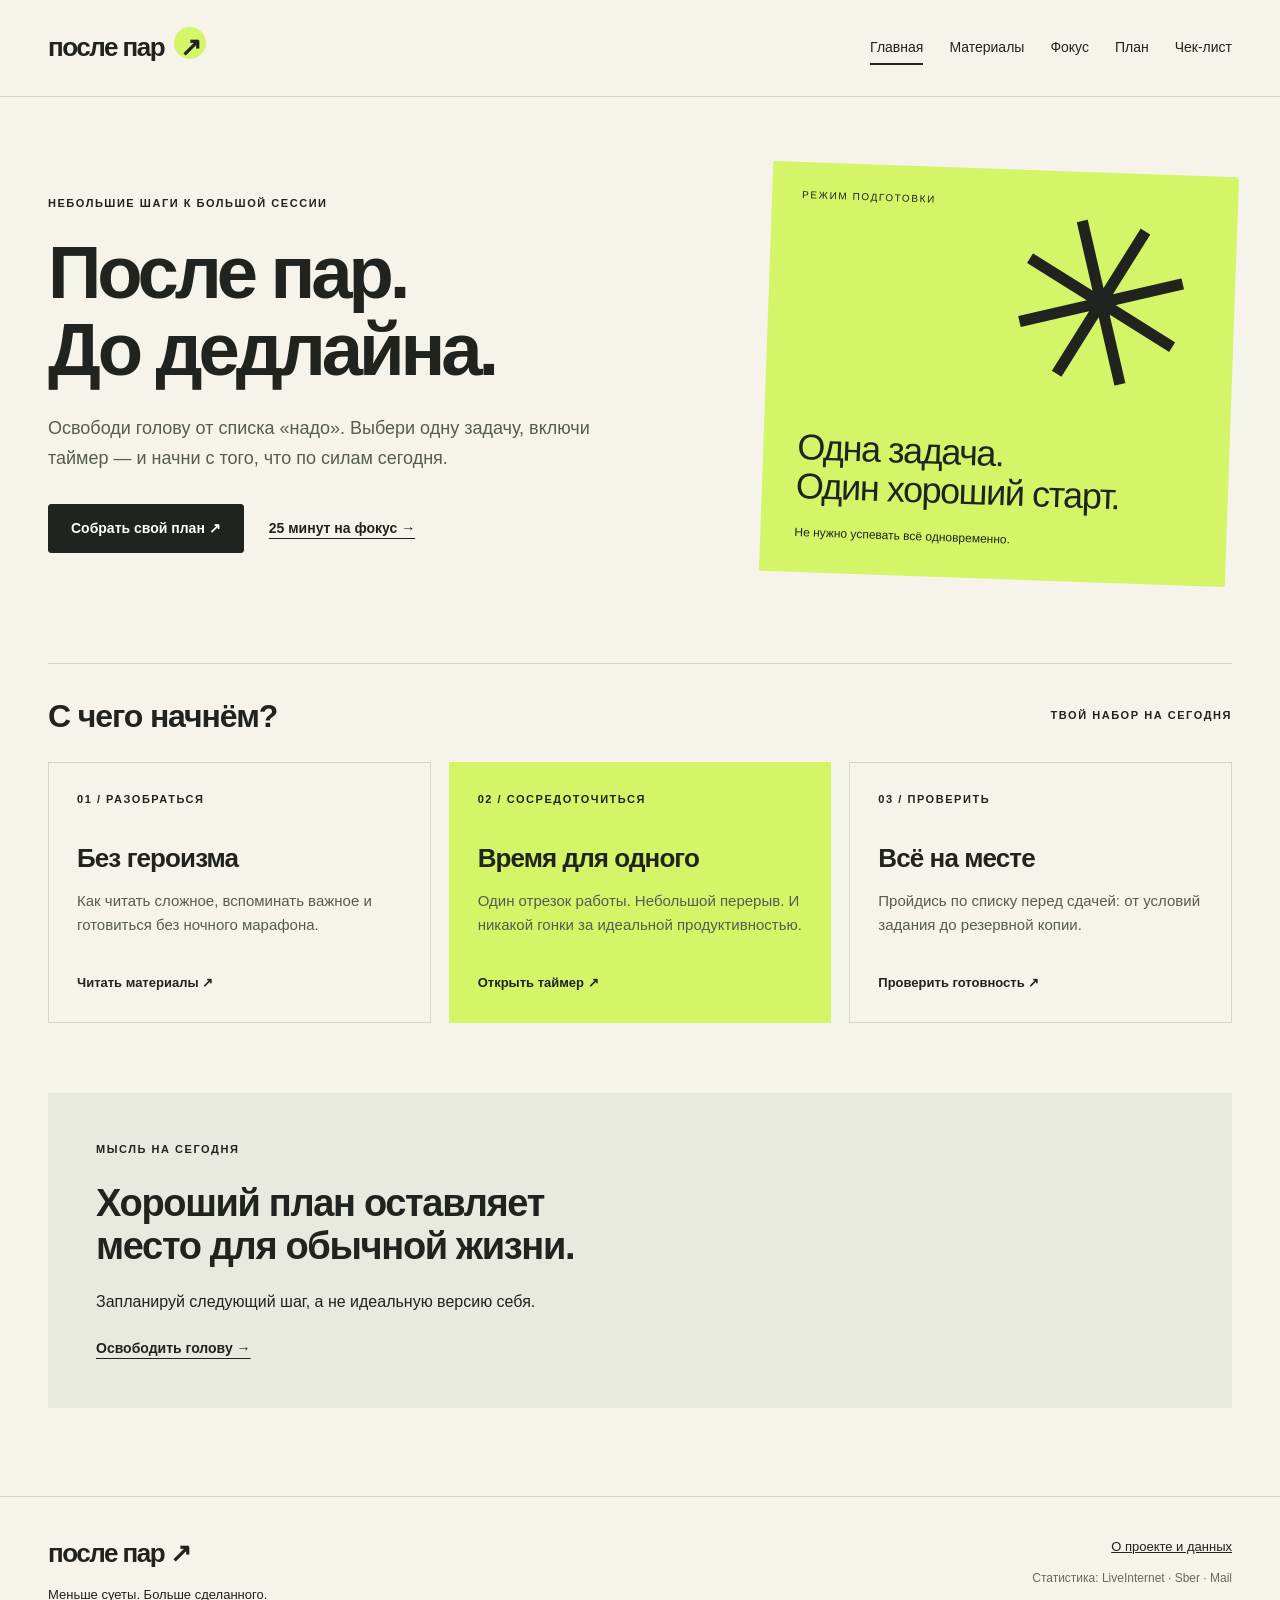
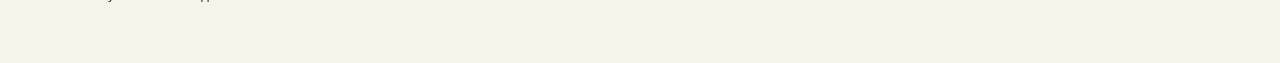
<file: index.html>
<!doctype html><html lang="ru"><head><meta charset="utf-8"><meta name="viewport" content="width=device-width,initial-scale=1"><meta name="description" content="После пар — спокойная подготовка к сессии: полезные материалы, таймер фокуса, личный план и чек-лист."><title>Учиться в своём ритме — После пар</title><link rel="stylesheet" href="assets/style.css"><script defer src="assets/analytics-config.js"></script><script defer src="assets/analytics.js"></script><script defer src="assets/app.js"></script></head><body><a class="skip" href="#main">К содержимому</a><header><a class="brand" href="index.html">после пар<span class="brand-dot" aria-hidden="true">↗</span></a><nav aria-label="Основная навигация"><a href="index.html" aria-current="page">Главная</a><a href="materials.html">Материалы</a><a href="timer.html">Фокус</a><a href="planner.html">План</a><a href="checklist.html">Чек-лист</a></nav></header><main id="main"><section class="hero"><div><p class="eyebrow">Небольшие шаги к большой сессии</p><h1>После пар.<br>До дедлайна.</h1><p class="lead">Освободи голову от списка «надо». Выбери одну задачу, включи таймер — и начни с того, что по силам сегодня.</p><div class="actions"><a class="button" href="planner.html">Собрать свой план ↗</a><a class="text-link" href="timer.html">25 минут на фокус →</a></div></div><div class="hero-art" aria-label="Одна задача за раз"><span class="art-label">РЕЖИМ ПОДГОТОВКИ</span><div class="orbit" aria-hidden="true">✳</div><p>Одна задача.<br>Один хороший старт.</p><span class="small">Не нужно успевать всё одновременно.</span></div></section><section class="section"><div class="section-heading"><h2>С чего начнём?</h2><span class="eyebrow">Твой набор на сегодня</span></div><div class="cards"><a class="card" href="materials.html"><span class="number">01 / РАЗОБРАТЬСЯ</span><h3>Без героизма</h3><p>Как читать сложное, вспоминать важное и готовиться без ночного марафона.</p><span class="arrow">Читать материалы ↗</span></a><a class="card lime" href="timer.html"><span class="number">02 / СОСРЕДОТОЧИТЬСЯ</span><h3>Время для одного</h3><p>Один отрезок работы. Небольшой перерыв. И никакой гонки за идеальной продуктивностью.</p><span class="arrow">Открыть таймер ↗</span></a><a class="card" href="checklist.html"><span class="number">03 / ПРОВЕРИТЬ</span><h3>Всё на месте</h3><p>Пройдись по списку перед сдачей: от условий задания до резервной копии.</p><span class="arrow">Проверить готовность ↗</span></a></div></section><section class="quote"><p class="eyebrow">Мысль на сегодня</p><h2>Хороший план оставляет<br>место для обычной жизни.</h2><p>Запланируй следующий шаг, а не идеальную версию себя.</p><a class="text-link" href="planner.html">Освободить голову →</a></section></main><footer><div><a class="brand" href="index.html">после пар ↗</a><p>Меньше суеты. Больше сделанного.</p></div><div><a href="about.html">О проекте и данных</a><p class="muted">Статистика: LiveInternet · Sber · Mail</p><div class="counter-slots"><span id="counter-liveinternet"><a href="https://www.liveinternet.ru/click" target="_blank" rel="noopener noreferrer"><img id="licnt17D0" width="88" height="31" style="border:0" title="LiveInternet: показано число просмотров и посетителей за 24 часа" src="[data-uri]" alt="LiveInternet"/></a></span><span id="counter-sberads"></span><span id="counter-mytracker"></span></div></div></footer><noscript><div style="position:absolute;left:-9999px"><img src="https://top-fwz1.mail.ru/counter?id=3804487;js=na" width="1" height="1" alt=""><img src="https://counter.rambler.ru/top100.cnt?pid=7753017" width="1" height="1" alt=""></div></noscript></body></html>
</file>
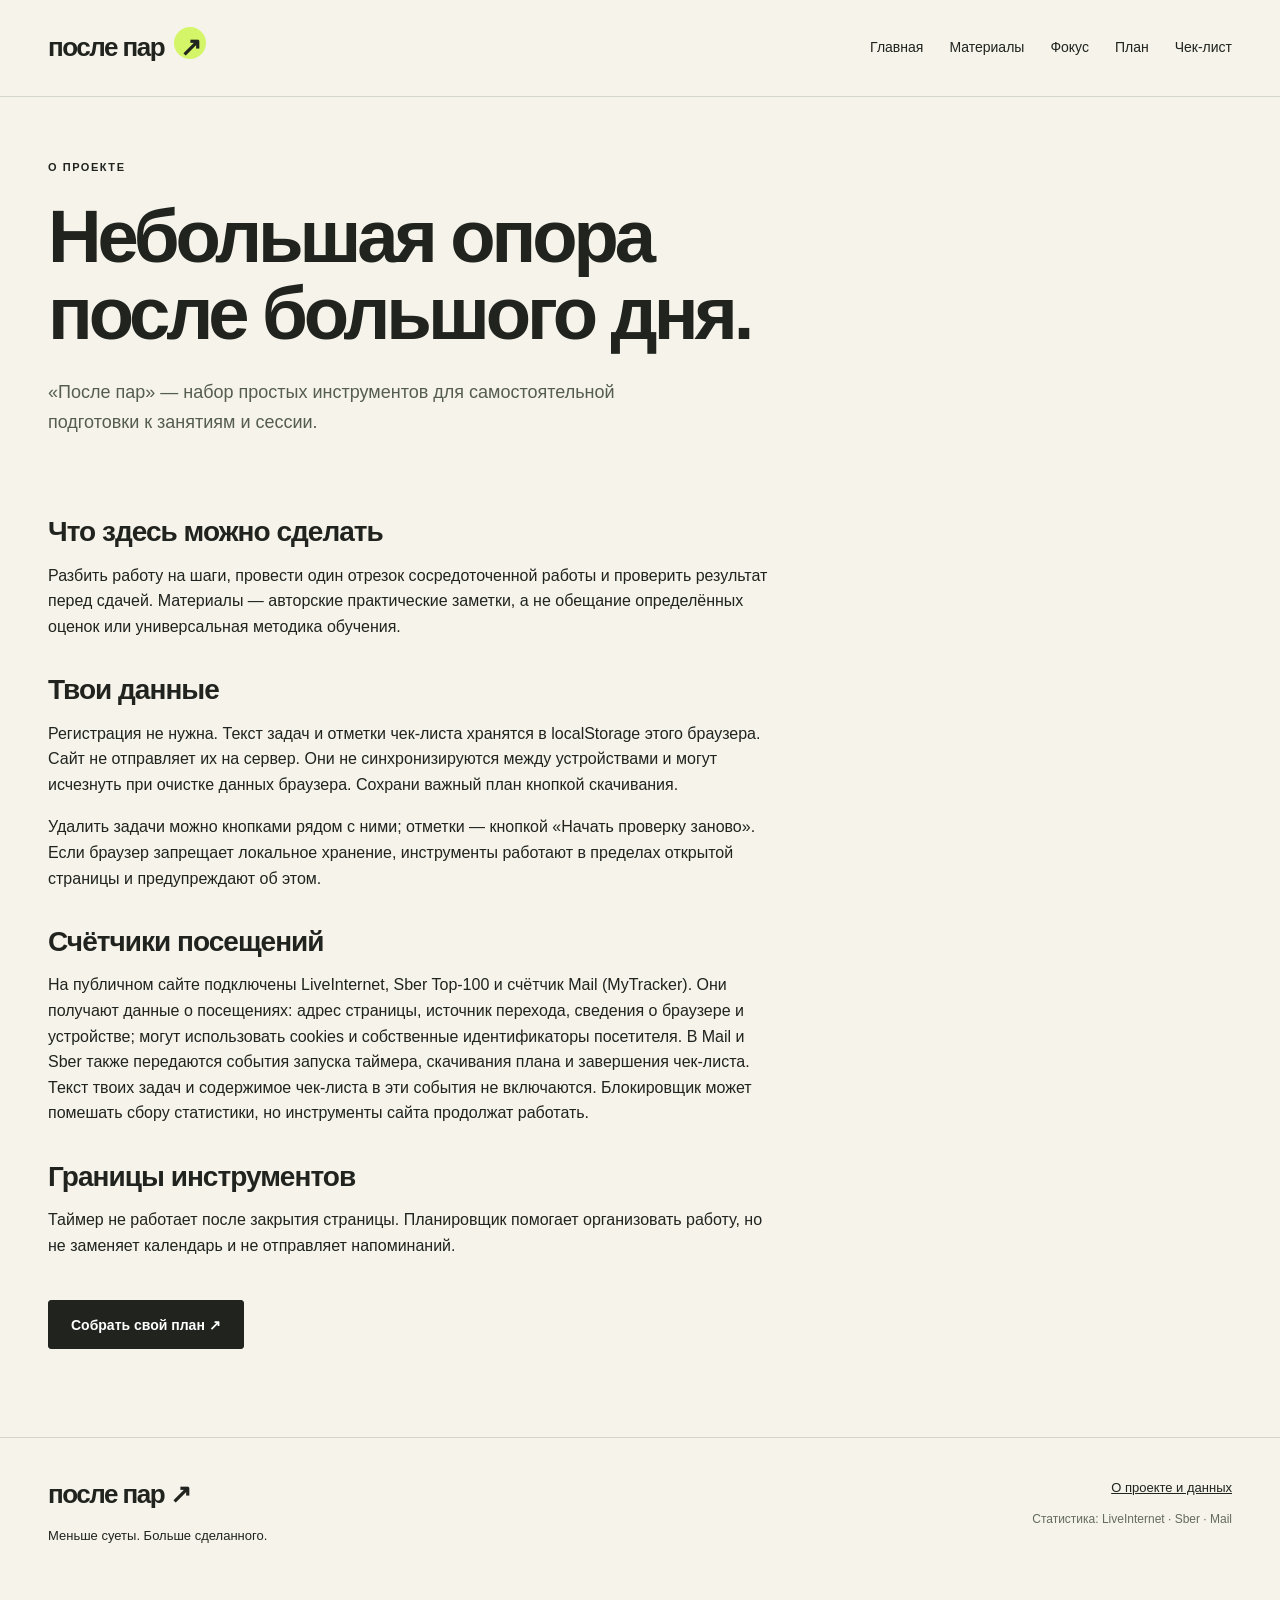
<file: about.html>
<!doctype html><html lang="ru"><head><meta charset="utf-8"><meta name="viewport" content="width=device-width,initial-scale=1"><meta name="description" content="После пар — спокойная подготовка к сессии: полезные материалы, таймер фокуса, личный план и чек-лист."><title>О проекте и данных — После пар</title><link rel="stylesheet" href="assets/style.css"><script defer src="assets/analytics-config.js"></script><script defer src="assets/analytics.js"></script><script defer src="assets/app.js"></script></head><body><a class="skip" href="#main">К содержимому</a><header><a class="brand" href="index.html">после пар<span class="brand-dot" aria-hidden="true">↗</span></a><nav aria-label="Основная навигация"><a href="index.html">Главная</a><a href="materials.html">Материалы</a><a href="timer.html">Фокус</a><a href="planner.html">План</a><a href="checklist.html">Чек-лист</a></nav></header><main id="main"><section class="intro"><p class="eyebrow">О ПРОЕКТЕ</p><h1>Небольшая опора<br>после большого дня.</h1><p class="lead">«После пар» — набор простых инструментов для самостоятельной подготовки к занятиям и сессии.</p></section><div class="prose"><h2>Что здесь можно сделать</h2><p>Разбить работу на шаги, провести один отрезок сосредоточенной работы и проверить результат перед сдачей. Материалы — авторские практические заметки, а не обещание определённых оценок или универсальная методика обучения.</p><h2>Твои данные</h2><p>Регистрация не нужна. Текст задач и отметки чек-листа хранятся в localStorage этого браузера. Сайт не отправляет их на сервер. Они не синхронизируются между устройствами и могут исчезнуть при очистке данных браузера. Сохрани важный план кнопкой скачивания.</p><p>Удалить задачи можно кнопками рядом с ними; отметки — кнопкой «Начать проверку заново». Если браузер запрещает локальное хранение, инструменты работают в пределах открытой страницы и предупреждают об этом.</p><h2>Счётчики посещений</h2><p>На публичном сайте подключены LiveInternet, Sber Top-100 и счётчик Mail (MyTracker). Они получают данные о посещениях: адрес страницы, источник перехода, сведения о браузере и устройстве; могут использовать cookies и собственные идентификаторы посетителя. В Mail и Sber также передаются события запуска таймера, скачивания плана и завершения чек-листа. Текст твоих задач и содержимое чек-листа в эти события не включаются. Блокировщик может помешать сбору статистики, но инструменты сайта продолжат работать.</p><h2>Границы инструментов</h2><p>Таймер не работает после закрытия страницы. Планировщик помогает организовать работу, но не заменяет календарь и не отправляет напоминаний.</p><a class="button" href="planner.html">Собрать свой план ↗</a></div></main><footer><div><a class="brand" href="index.html">после пар ↗</a><p>Меньше суеты. Больше сделанного.</p></div><div><a href="about.html">О проекте и данных</a><p class="muted">Статистика: LiveInternet · Sber · Mail</p><div class="counter-slots"><span id="counter-liveinternet"><a href="https://www.liveinternet.ru/click" target="_blank" rel="noopener noreferrer"><img id="licnt17D0" width="88" height="31" style="border:0" title="LiveInternet: показано число просмотров и посетителей за 24 часа" src="[data-uri]" alt="LiveInternet"/></a></span><span id="counter-sberads"></span><span id="counter-mytracker"></span></div></div></footer><noscript><div style="position:absolute;left:-9999px"><img src="https://top-fwz1.mail.ru/counter?id=3804487;js=na" width="1" height="1" alt=""><img src="https://counter.rambler.ru/top100.cnt?pid=7753017" width="1" height="1" alt=""></div></noscript></body></html>
</file>
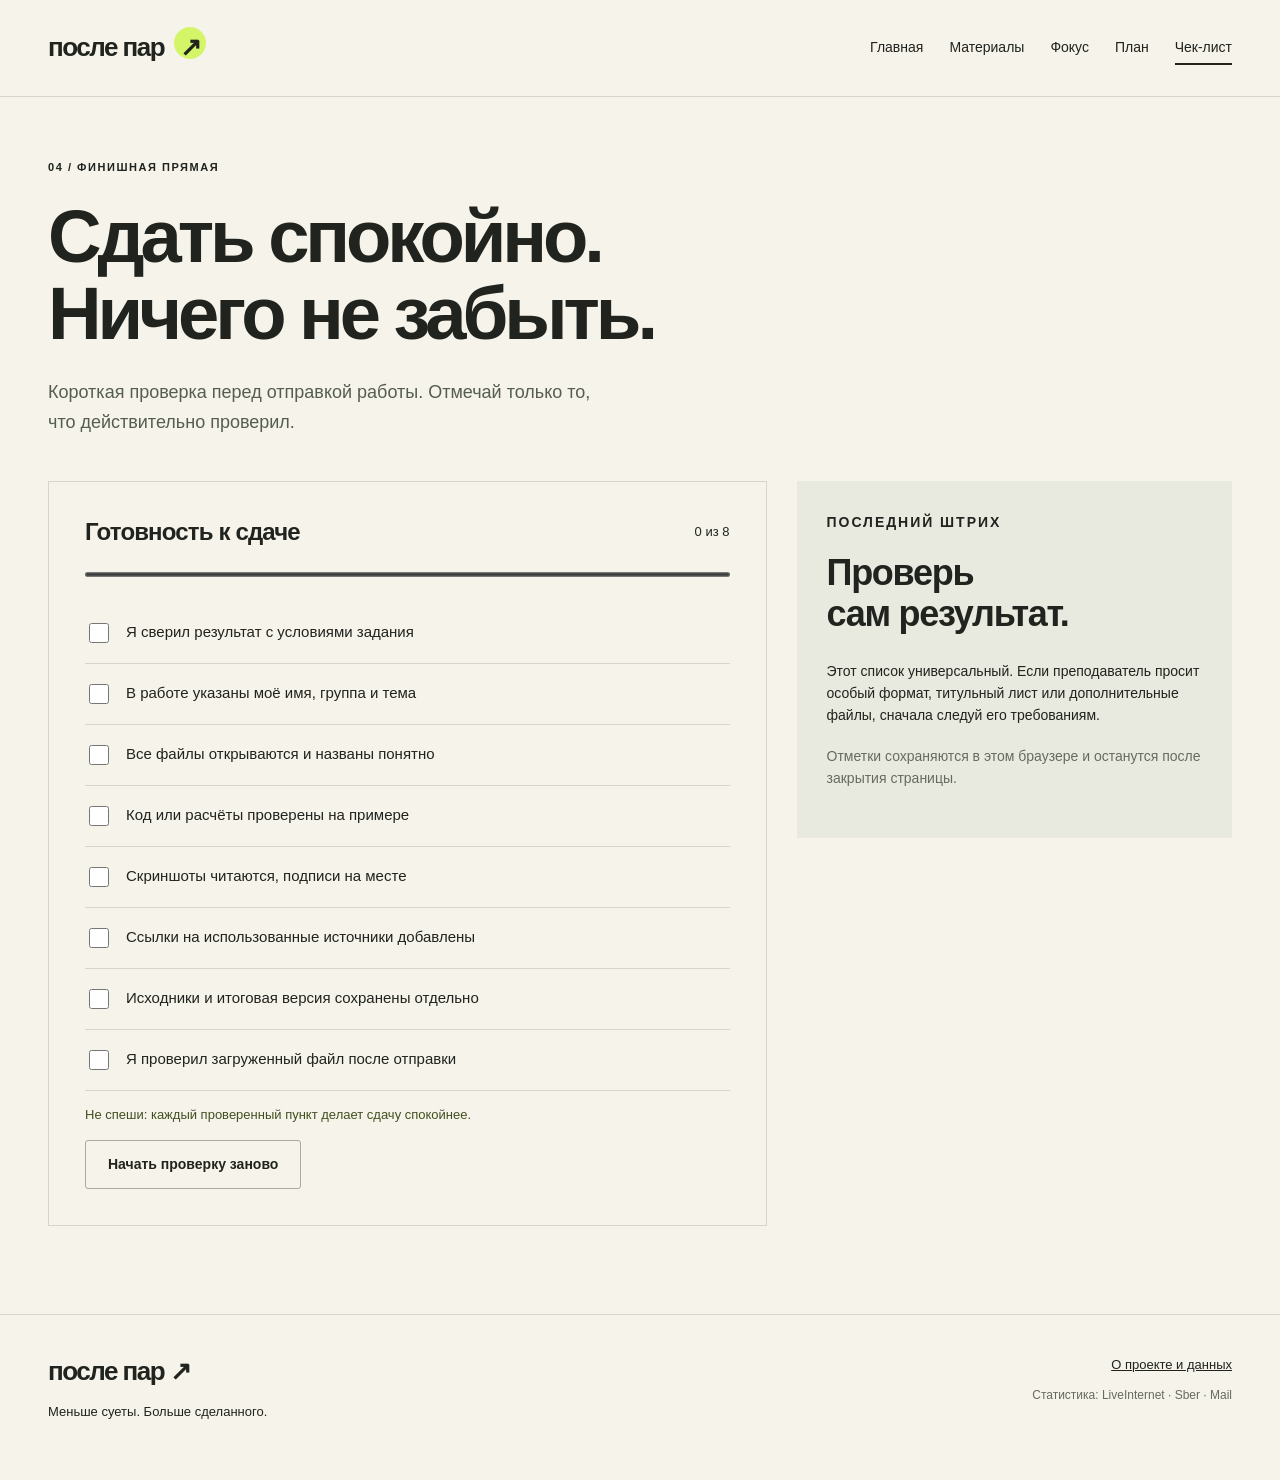
<file: checklist.html>
<!doctype html><html lang="ru"><head><meta charset="utf-8"><meta name="viewport" content="width=device-width,initial-scale=1"><meta name="description" content="После пар — спокойная подготовка к сессии: полезные материалы, таймер фокуса, личный план и чек-лист."><title>Чек-лист подготовки — После пар</title><link rel="stylesheet" href="assets/style.css"><script defer src="assets/analytics-config.js"></script><script defer src="assets/analytics.js"></script><script defer src="assets/app.js"></script></head><body><a class="skip" href="#main">К содержимому</a><header><a class="brand" href="index.html">после пар<span class="brand-dot" aria-hidden="true">↗</span></a><nav aria-label="Основная навигация"><a href="index.html">Главная</a><a href="materials.html">Материалы</a><a href="timer.html">Фокус</a><a href="planner.html">План</a><a href="checklist.html" aria-current="page">Чек-лист</a></nav></header><main id="main"><section class="intro"><p class="eyebrow">04 / ФИНИШНАЯ ПРЯМАЯ</p><h1>Сдать спокойно.<br>Ничего не забыть.</h1><p class="lead">Короткая проверка перед отправкой работы. Отмечай только то, что действительно проверил.</p></section><section class="tool-grid"><div class="check-panel"><div class="progress-heading"><h2>Готовность к сдаче</h2><span id="check-count">0 из 8</span></div><progress id="check-progress" max="8" value="0" aria-label="Готовность к сдаче"></progress><div class="checklist"><label class="check-row"><input type="checkbox" data-check="0"><span>Я сверил результат с условиями задания</span></label><label class="check-row"><input type="checkbox" data-check="1"><span>В работе указаны моё имя, группа и тема</span></label><label class="check-row"><input type="checkbox" data-check="2"><span>Все файлы открываются и названы понятно</span></label><label class="check-row"><input type="checkbox" data-check="3"><span>Код или расчёты проверены на примере</span></label><label class="check-row"><input type="checkbox" data-check="4"><span>Скриншоты читаются, подписи на месте</span></label><label class="check-row"><input type="checkbox" data-check="5"><span>Ссылки на использованные источники добавлены</span></label><label class="check-row"><input type="checkbox" data-check="6"><span>Исходники и итоговая версия сохранены отдельно</span></label><label class="check-row"><input type="checkbox" data-check="7"><span>Я проверил загруженный файл после отправки</span></label></div><p id="check-status" role="status"></p><button class="button secondary" type="button" id="reset-checks">Начать проверку заново</button></div><aside class="note"><p class="eyebrow">Последний штрих</p><h2>Проверь<br>сам результат.</h2><p>Этот список универсальный. Если преподаватель просит особый формат, титульный лист или дополнительные файлы, сначала следуй его требованиям.</p><p class="muted">Отметки сохраняются в этом браузере и останутся после закрытия страницы.</p></aside></section></main><footer><div><a class="brand" href="index.html">после пар ↗</a><p>Меньше суеты. Больше сделанного.</p></div><div><a href="about.html">О проекте и данных</a><p class="muted">Статистика: LiveInternet · Sber · Mail</p><div class="counter-slots"><span id="counter-liveinternet"><a href="https://www.liveinternet.ru/click" target="_blank" rel="noopener noreferrer"><img id="licnt17D0" width="88" height="31" style="border:0" title="LiveInternet: показано число просмотров и посетителей за 24 часа" src="[data-uri]" alt="LiveInternet"/></a></span><span id="counter-sberads"></span><span id="counter-mytracker"></span></div></div></footer><noscript><div style="position:absolute;left:-9999px"><img src="https://top-fwz1.mail.ru/counter?id=3804487;js=na" width="1" height="1" alt=""><img src="https://counter.rambler.ru/top100.cnt?pid=7753017" width="1" height="1" alt=""></div></noscript></body></html>
</file>
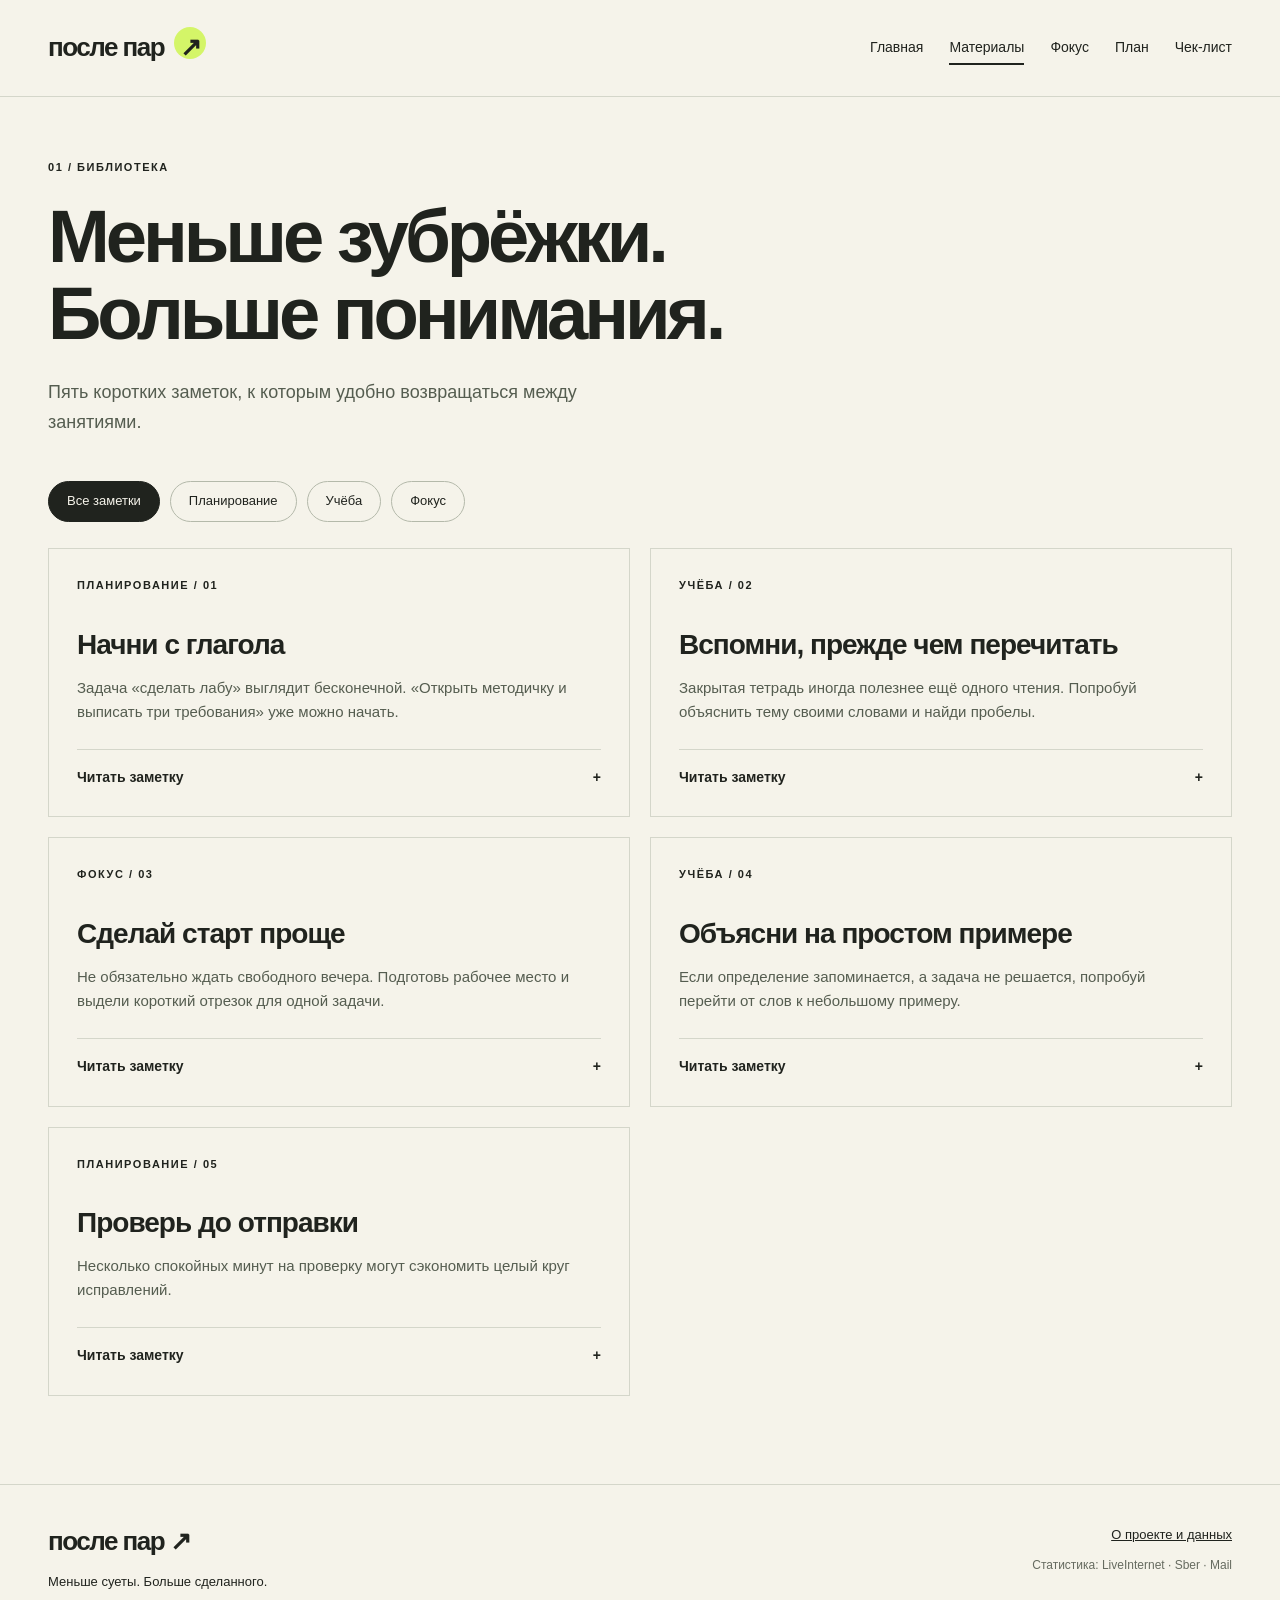
<file: materials.html>
<!doctype html><html lang="ru"><head><meta charset="utf-8"><meta name="viewport" content="width=device-width,initial-scale=1"><meta name="description" content="После пар — спокойная подготовка к сессии: полезные материалы, таймер фокуса, личный план и чек-лист."><title>Материалы — После пар</title><link rel="stylesheet" href="assets/style.css"><script defer src="assets/analytics-config.js"></script><script defer src="assets/analytics.js"></script><script defer src="assets/app.js"></script></head><body><a class="skip" href="#main">К содержимому</a><header><a class="brand" href="index.html">после пар<span class="brand-dot" aria-hidden="true">↗</span></a><nav aria-label="Основная навигация"><a href="index.html">Главная</a><a href="materials.html" aria-current="page">Материалы</a><a href="timer.html">Фокус</a><a href="planner.html">План</a><a href="checklist.html">Чек-лист</a></nav></header><main id="main"><section class="intro"><p class="eyebrow">01 / БИБЛИОТЕКА</p><h1>Меньше зубрёжки.<br>Больше понимания.</h1><p class="lead">Пять коротких заметок, к которым удобно возвращаться между занятиями.</p></section><div class="filters" role="group" aria-label="Фильтр материалов"><button type="button" data-filter="all" aria-pressed="true">Все заметки</button><button type="button" data-filter="plan" aria-pressed="false">Планирование</button><button type="button" data-filter="study" aria-pressed="false">Учёба</button><button type="button" data-filter="focus" aria-pressed="false">Фокус</button></div><p class="sr-only" id="filter-status" role="status"></p><section class="article-grid" aria-label="Заметки"><article class="article card" data-category="plan"><span class="number">ПЛАНИРОВАНИЕ / 01</span><h2>Начни с глагола</h2><p>Задача «сделать лабу» выглядит бесконечной. «Открыть методичку и выписать три требования» уже можно начать.</p><details><summary>Читать заметку <span aria-hidden="true">+</span></summary><h3>Раздели работу на видимый результат</h3><p>Запиши, что должно появиться в конце: схема, один работающий экран, таблица измерений. Затем выдели самое маленькое действие, которое приблизит результат. Оставь в плане на сегодня не больше трёх главных шагов.</p><h3>Оцени не только написание</h3><p>Добавь время на проверку, исправления и оформление. Если задача незнакомая, сначала выдели короткий отрезок на исследование, а точную оценку дай после него.</p></details></article><article class="article card" data-category="study"><span class="number">УЧЁБА / 02</span><h2>Вспомни, прежде чем перечитать</h2><p>Закрытая тетрадь иногда полезнее ещё одного чтения. Попробуй объяснить тему своими словами и найди пробелы.</p><details><summary>Читать заметку <span aria-hidden="true">+</span></summary><h3>Проверь себя без подсказки</h3><p>После небольшого раздела закрой источник. Выпиши три главные идеи, пример и вопрос, на который пока не можешь ответить. Сверься с материалом и поправь неточности.</p><h3>Вернись к сложному позже</h3><p>Сохрани список вопросов и повтори попытку на следующий день. Не оценивай себя по скорости: цель упражнения — увидеть, что требует внимания.</p></details></article><article class="article card" data-category="focus"><span class="number">ФОКУС / 03</span><h2>Сделай старт проще</h2><p>Не обязательно ждать свободного вечера. Подготовь рабочее место и выдели короткий отрезок для одной задачи.</p><details><summary>Читать заметку <span aria-hidden="true">+</span></summary><h3>Убери лишние решения</h3><p>Открой нужный файл заранее, убери уведомления и положи рядом лист для посторонних мыслей. Запиши один критерий: что будет считаться небольшим успехом этого отрезка?</p><h3>Перерыв тоже часть работы</h3><p>Когда время закончится, сохрани результат и встань из-за стола. Выбери длину следующего отрезка по самочувствию. Таймер помогает держать границы, а не требует работать через усталость.</p></details></article><article class="article card" data-category="study"><span class="number">УЧЁБА / 04</span><h2>Объясни на простом примере</h2><p>Если определение запоминается, а задача не решается, попробуй перейти от слов к небольшому примеру.</p><details><summary>Читать заметку <span aria-hidden="true">+</span></summary><h3>Уменьши масштаб</h3><p>Для алгоритма возьми три элемента вместо ста. Для схемы оставь один процесс и два входа. Пройди каждый шаг вручную и подпиши, что меняется.</p><h3>Найди границы</h3><p>Измени одно условие: пустой ввод, другое число или отсутствующее поле. Объясни, почему результат изменился. Такие примеры удобно сохранять как личные вопросы для повторения.</p></details></article><article class="article card" data-category="plan"><span class="number">ПЛАНИРОВАНИЕ / 05</span><h2>Проверь до отправки</h2><p>Несколько спокойных минут на проверку могут сэкономить целый круг исправлений.</p><details><summary>Читать заметку <span aria-hidden="true">+</span></summary><h3>Смотри глазами проверяющего</h3><p>Открой файл из папки для сдачи. Понятны ли тема, автор и результат? Видны ли подписи на скриншотах? Работает ли ссылка без доступа к твоему аккаунту?</p><h3>Сохрани доказательство</h3><p>Сделай резервную копию исходников и финального отчёта. После отправки проверь, что загрузилась именно нужная версия. Зафиксируй замечания отдельно, чтобы ничего не потерять.</p></details></article></section></main><footer><div><a class="brand" href="index.html">после пар ↗</a><p>Меньше суеты. Больше сделанного.</p></div><div><a href="about.html">О проекте и данных</a><p class="muted">Статистика: LiveInternet · Sber · Mail</p><div class="counter-slots"><span id="counter-liveinternet"><a href="https://www.liveinternet.ru/click" target="_blank" rel="noopener noreferrer"><img id="licnt17D0" width="88" height="31" style="border:0" title="LiveInternet: показано число просмотров и посетителей за 24 часа" src="[data-uri]" alt="LiveInternet"/></a></span><span id="counter-sberads"></span><span id="counter-mytracker"></span></div></div></footer><noscript><div style="position:absolute;left:-9999px"><img src="https://top-fwz1.mail.ru/counter?id=3804487;js=na" width="1" height="1" alt=""><img src="https://counter.rambler.ru/top100.cnt?pid=7753017" width="1" height="1" alt=""></div></noscript></body></html>
</file>
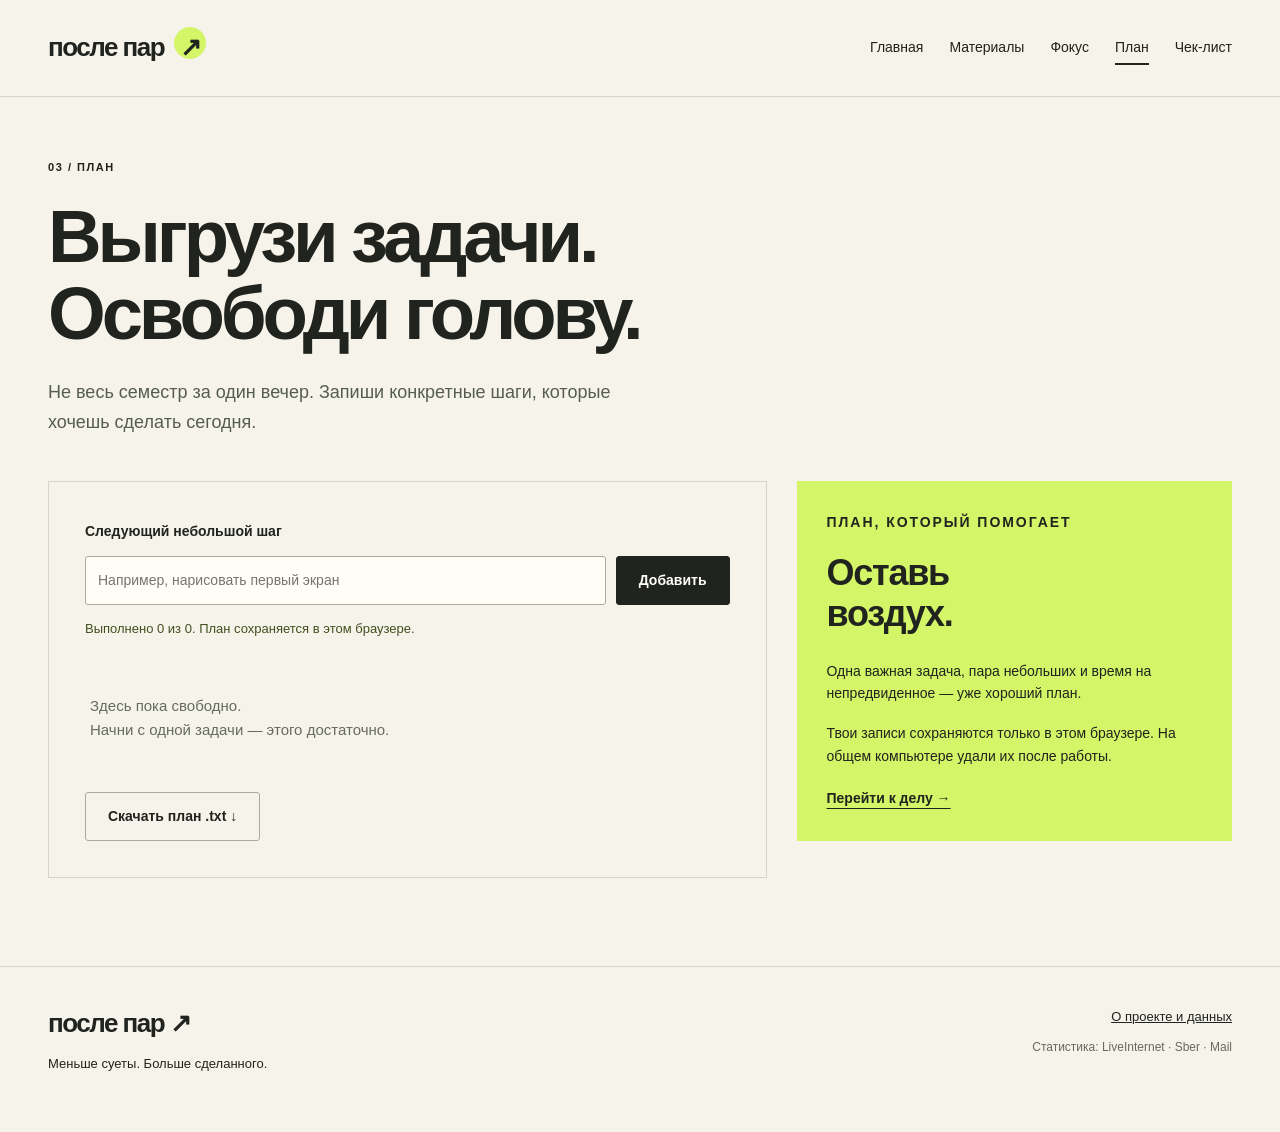
<file: planner.html>
<!doctype html><html lang="ru"><head><meta charset="utf-8"><meta name="viewport" content="width=device-width,initial-scale=1"><meta name="description" content="После пар — спокойная подготовка к сессии: полезные материалы, таймер фокуса, личный план и чек-лист."><title>План на сегодня — После пар</title><link rel="stylesheet" href="assets/style.css"><script defer src="assets/analytics-config.js"></script><script defer src="assets/analytics.js"></script><script defer src="assets/app.js"></script></head><body><a class="skip" href="#main">К содержимому</a><header><a class="brand" href="index.html">после пар<span class="brand-dot" aria-hidden="true">↗</span></a><nav aria-label="Основная навигация"><a href="index.html">Главная</a><a href="materials.html">Материалы</a><a href="timer.html">Фокус</a><a href="planner.html" aria-current="page">План</a><a href="checklist.html">Чек-лист</a></nav></header><main id="main"><section class="intro"><p class="eyebrow">03 / ПЛАН</p><h1>Выгрузи задачи.<br>Освободи голову.</h1><p class="lead">Не весь семестр за один вечер. Запиши конкретные шаги, которые хочешь сделать сегодня.</p></section><section class="tool-grid"><div class="planner-panel"><form id="task-form"><label for="task-input">Следующий небольшой шаг</label><div class="input-row"><input id="task-input" name="task" maxlength="160" required placeholder="Например, нарисовать первый экран"><button class="button" type="submit">Добавить</button></div></form><p id="plan-status" role="status"></p><ul id="task-list" class="task-list"></ul><p id="empty-plan" class="empty">Здесь пока свободно.<br>Начни с одной задачи — этого достаточно.</p><button type="button" class="button secondary" id="download-plan">Скачать план .txt ↓</button></div><aside class="note lime"><p class="eyebrow">План, который помогает</p><h2>Оставь<br>воздух.</h2><p>Одна важная задача, пара небольших и время на непредвиденное — уже хороший план.</p><p>Твои записи сохраняются только в этом браузере. На общем компьютере удали их после работы.</p><a class="text-link" href="timer.html">Перейти к делу →</a></aside></section></main><footer><div><a class="brand" href="index.html">после пар ↗</a><p>Меньше суеты. Больше сделанного.</p></div><div><a href="about.html">О проекте и данных</a><p class="muted">Статистика: LiveInternet · Sber · Mail</p><div class="counter-slots"><span id="counter-liveinternet"><a href="https://www.liveinternet.ru/click" target="_blank" rel="noopener noreferrer"><img id="licnt17D0" width="88" height="31" style="border:0" title="LiveInternet: показано число просмотров и посетителей за 24 часа" src="[data-uri]" alt="LiveInternet"/></a></span><span id="counter-sberads"></span><span id="counter-mytracker"></span></div></div></footer><noscript><div style="position:absolute;left:-9999px"><img src="https://top-fwz1.mail.ru/counter?id=3804487;js=na" width="1" height="1" alt=""><img src="https://counter.rambler.ru/top100.cnt?pid=7753017" width="1" height="1" alt=""></div></noscript></body></html>
</file>
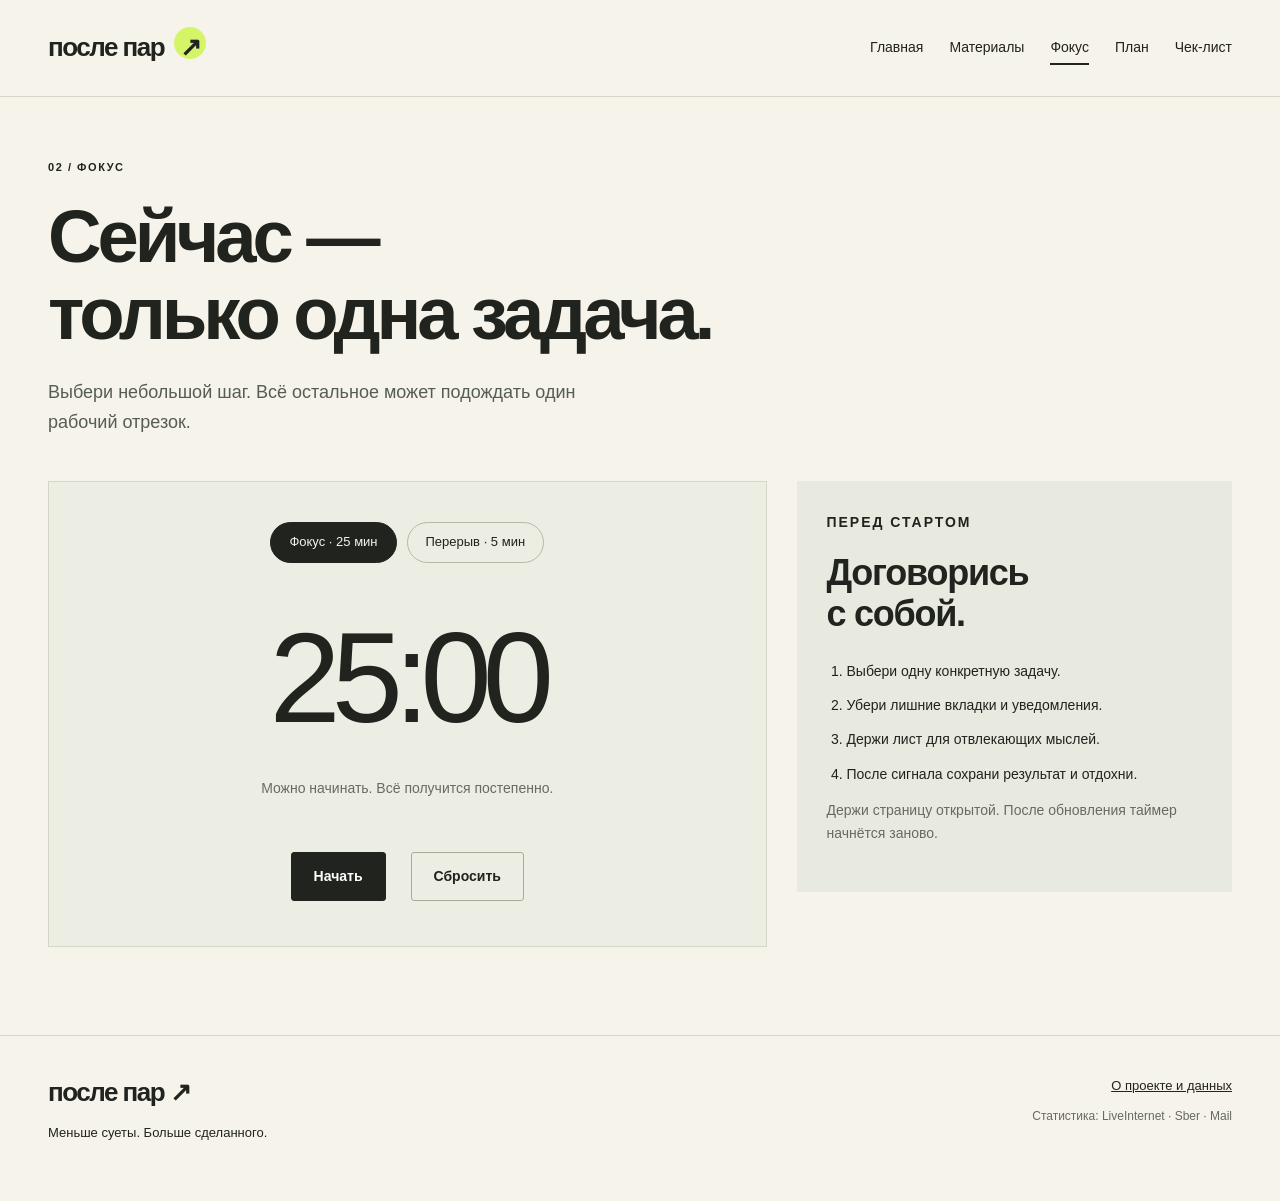
<file: timer.html>
<!doctype html><html lang="ru"><head><meta charset="utf-8"><meta name="viewport" content="width=device-width,initial-scale=1"><meta name="description" content="После пар — спокойная подготовка к сессии: полезные материалы, таймер фокуса, личный план и чек-лист."><title>Таймер фокуса — После пар</title><link rel="stylesheet" href="assets/style.css"><script defer src="assets/analytics-config.js"></script><script defer src="assets/analytics.js"></script><script defer src="assets/app.js"></script></head><body><a class="skip" href="#main">К содержимому</a><header><a class="brand" href="index.html">после пар<span class="brand-dot" aria-hidden="true">↗</span></a><nav aria-label="Основная навигация"><a href="index.html">Главная</a><a href="materials.html">Материалы</a><a href="timer.html" aria-current="page">Фокус</a><a href="planner.html">План</a><a href="checklist.html">Чек-лист</a></nav></header><main id="main"><section class="intro"><p class="eyebrow">02 / ФОКУС</p><h1>Сейчас —<br>только одна задача.</h1><p class="lead">Выбери небольшой шаг. Всё остальное может подождать один рабочий отрезок.</p></section><section class="tool-grid"><div class="timer-panel"><div class="mode-switch" role="group" aria-label="Режим таймера"><button type="button" data-minutes="25" aria-pressed="true">Фокус · 25 мин</button><button type="button" data-minutes="5" aria-pressed="false">Перерыв · 5 мин</button></div><div class="clock" id="clock" role="timer" aria-label="Осталось 25 минут">25:00</div><p id="timer-status" role="status">Можно начинать. Всё получится постепенно.</p><div class="actions centered"><button class="button" id="timer-toggle" type="button">Начать</button><button class="button secondary" id="timer-reset" type="button">Сбросить</button></div></div><aside class="note"><p class="eyebrow">Перед стартом</p><h2>Договорись<br>с собой.</h2><ol><li>Выбери одну конкретную задачу.</li><li>Убери лишние вкладки и уведомления.</li><li>Держи лист для отвлекающих мыслей.</li><li>После сигнала сохрани результат и отдохни.</li></ol><p class="muted">Держи страницу открытой. После обновления таймер начнётся заново.</p></aside></section></main><footer><div><a class="brand" href="index.html">после пар ↗</a><p>Меньше суеты. Больше сделанного.</p></div><div><a href="about.html">О проекте и данных</a><p class="muted">Статистика: LiveInternet · Sber · Mail</p><div class="counter-slots"><span id="counter-liveinternet"><a href="https://www.liveinternet.ru/click" target="_blank" rel="noopener noreferrer"><img id="licnt17D0" width="88" height="31" style="border:0" title="LiveInternet: показано число просмотров и посетителей за 24 часа" src="[data-uri]" alt="LiveInternet"/></a></span><span id="counter-sberads"></span><span id="counter-mytracker"></span></div></div></footer><noscript><div style="position:absolute;left:-9999px"><img src="https://top-fwz1.mail.ru/counter?id=3804487;js=na" width="1" height="1" alt=""><img src="https://counter.rambler.ru/top100.cnt?pid=7753017" width="1" height="1" alt=""></div></noscript></body></html>
</file>
<file: assets/style.css>
:root{--paper:#f5f3ea;--ink:#20231e;--muted:#666b60;--line:#d4d6ca;--lime:#d4f568}*{box-sizing:border-box}body{margin:0;background:var(--paper);color:var(--ink);font-family:Arial,Helvetica,sans-serif;line-height:1.6}a{color:inherit}button,input{font:inherit}button,a,input,summary{touch-action:manipulation}button{cursor:pointer}a,button,summary,input{outline-offset:5px}:focus-visible{outline:3px solid #527012}header,main,footer{max-width:1320px;margin:auto}header{display:flex;align-items:center;justify-content:space-between;gap:24px;padding:27px 48px;border-bottom:1px solid var(--line)}.brand{text-decoration:none;font-size:26px;letter-spacing:-1.5px;font-weight:800;white-space:nowrap}.brand-dot{background:var(--lime);border-radius:50%;display:inline-grid;place-items:center;width:32px;height:32px;margin-left:10px}nav{display:flex;gap:26px;flex-wrap:wrap}nav a{text-decoration:none;font-size:14px;padding:5px 0;border-bottom:2px solid transparent}nav a:hover,nav a[aria-current]{border-color:var(--ink)}main{padding:0 48px 88px}h1,h2,h3,p{margin:0}h1{font-size:clamp(44px,5.8vw,78px);line-height:1.03;letter-spacing:-.055em;font-weight:600}h2{font-size:32px;line-height:1.15;letter-spacing:-.035em;font-weight:600}h3{font-size:26px;line-height:1.2;letter-spacing:-.035em}.eyebrow,.number{font-size:11px;font-weight:700;letter-spacing:.14em;text-transform:uppercase}.eyebrow{margin-bottom:23px}.lead{font-size:18px;line-height:1.65;color:#555d50;max-width:570px;margin-top:26px}.hero{display:grid;grid-template-columns:1.2fr .85fr;align-items:center;gap:60px;padding:72px 0 84px}.hero-art{background:var(--lime);min-height:410px;padding:30px 34px;position:relative;display:flex;flex-direction:column;justify-content:flex-end;overflow:hidden;border-radius:2px;transform:rotate(2deg)}.art-label{position:absolute;left:30px;top:25px;font-size:10px;letter-spacing:.16em}.orbit{position:absolute;top:20px;right:36px;font-size:230px;line-height:1;font-weight:400;transform:rotate(-15deg)}.hero-art p{font-size:36px;line-height:1.1;letter-spacing:-.04em;z-index:1}.small{font-size:12px;margin-top:17px}.actions{display:flex;gap:25px;align-items:center;flex-wrap:wrap;margin-top:30px}.button{border:1px solid var(--ink);background:var(--ink);color:white;display:inline-flex;align-items:center;justify-content:center;min-height:49px;padding:12px 22px;text-decoration:none;font-size:14px;font-weight:600;border-radius:3px}.button:hover{background:#404b32}.button.secondary{background:transparent;color:var(--ink);border-color:#a7ac9f}.button.secondary:hover{background:#e9eddf}.text-link{font-size:14px;font-weight:600;text-underline-offset:5px}.section{border-top:1px solid var(--line);padding-top:34px}.section-heading{display:flex;justify-content:space-between;align-items:center;gap:20px;margin-bottom:28px}.section-heading .eyebrow{margin:0}.cards{display:grid;grid-template-columns:repeat(3,1fr);gap:18px}.card{border:1px solid var(--line);padding:28px;text-decoration:none;display:flex;flex-direction:column;align-items:flex-start}.cards .card:hover{border-color:var(--ink);transform:translateY(-3px)}.card h3,.card h2{margin:34px 0 15px}.card p{font-size:15px;color:#555d50}.card .arrow{margin-top:36px;font-size:13px;font-weight:600}.lime{background:var(--lime);border-color:var(--lime)}.quote{margin-top:70px;padding:48px;background:#e8eadf}.quote h2{font-size:38px}.quote p:not(.eyebrow){margin:20px 0}.intro{padding:62px 0 44px}.intro h1{max-width:950px}.filters,.mode-switch{display:flex;gap:10px;flex-wrap:wrap;margin-bottom:26px}.filters button,.mode-switch button{background:transparent;border:1px solid #b4b9aa;border-radius:30px;padding:9px 18px;font-size:13px;color:var(--ink)}.filters button[aria-pressed=true],.mode-switch button[aria-pressed=true]{background:var(--ink);color:var(--paper);border-color:var(--ink)}.article-grid{display:grid;grid-template-columns:1fr 1fr;gap:20px}.article h2{font-size:28px}.article details{width:100%;margin-top:25px}.article summary{cursor:pointer;display:flex;justify-content:space-between;border-top:1px solid var(--line);padding-top:16px;font-size:14px;font-weight:600}.article details h3{font-size:20px;margin:24px 0 10px}.article details p{margin-bottom:10px}.article[hidden]{display:none}.tool-grid{display:grid;grid-template-columns:minmax(0,1.65fr) minmax(250px,1fr);gap:30px;align-items:start}.timer-panel,.planner-panel,.check-panel{border:1px solid var(--line);padding:36px}.timer-panel{text-align:center;background:#eceee3;padding-top:40px;padding-bottom:45px}.mode-switch{justify-content:center}.clock{font-size:clamp(70px,10vw,136px);font-variant-numeric:tabular-nums;line-height:1.3;letter-spacing:-.07em;margin:32px 0 15px}#timer-status{font-size:14px;min-height:45px;color:var(--muted)}.centered{justify-content:center}.note{padding:30px;background:#e8eadf}.note.lime{background:var(--lime)}.note h2{margin-bottom:25px;font-size:36px}.note p{margin-bottom:18px;font-size:14px}.note ol{padding-left:20px;font-size:14px}.note li{margin-bottom:12px}.muted{color:var(--muted);font-size:12px}.input-row{display:flex;gap:10px;margin-top:12px}input[type=text],input:not([type]){min-width:0;width:100%;background:#fffdf5;border:1px solid #a7ac9f;padding:12px;border-radius:3px;font-size:14px}form label{font-size:14px;font-weight:600}.task-list{list-style:none;padding:0;margin:24px 0}.task-list li{display:flex;align-items:center;gap:14px;border-bottom:1px solid var(--line);padding:16px 0}.task-list label{display:flex;align-items:center;gap:12px;flex:1;min-width:0;overflow-wrap:anywhere;font-size:14px}.task-list input,.check-row input{accent-color:#34460c;width:20px;height:20px;flex-shrink:0}.task-list input:checked+span{text-decoration:line-through;color:var(--muted)}.delete-task{border:0;background:transparent;font-size:20px;padding:4px 10px}.empty{padding:30px 5px 50px;color:var(--muted);font-size:15px}#plan-status,#check-status{font-size:13px;margin:14px 0;color:#425020}.progress-heading{display:flex;align-items:center;justify-content:space-between;gap:12px}.progress-heading h2{font-size:24px}.progress-heading span{font-size:13px;white-space:nowrap}progress{width:100%;height:9px;accent-color:#759a24;margin:24px 0;display:block}progress::-webkit-progress-bar{background:#e1e5d7;border-radius:9px}progress::-webkit-progress-value{background:#719426;border-radius:9px}.check-row{display:flex;align-items:start;gap:14px;padding:17px 0;border-bottom:1px solid var(--line);cursor:pointer;font-size:15px}.check-row input{margin-top:3px}.check-row input:checked+span{color:#616b54}.prose{max-width:730px}.prose h2{margin:35px 0 14px;font-size:28px}.prose p{margin-bottom:17px}.prose .button{margin-top:25px}footer{border-top:1px solid var(--line);padding:36px 48px;display:flex;justify-content:space-between;gap:25px}footer p{font-size:13px;margin-top:10px}footer>div:last-child{text-align:right}footer>div:last-child>a{font-size:13px}.skip{position:absolute;left:15px;top:-100px;background:var(--lime);padding:15px;z-index:10}.skip:focus{top:10px}.sr-only{position:absolute;width:1px;height:1px;padding:0;margin:-1px;overflow:hidden;clip:rect(0,0,0,0);white-space:nowrap;border:0}[hidden]{display:none!important}@media(max-width:950px){header{padding:22px 28px;align-items:flex-start}nav{gap:13px}.brand{font-size:23px}main{padding:0 28px 60px}.hero{gap:30px}.hero-art{min-height:350px}.orbit{font-size:180px}.hero-art p{font-size:29px}.cards{gap:12px}.card{padding:22px}.tool-grid{grid-template-columns:minmax(0,1.5fr) minmax(220px,1fr);gap:20px}.timer-panel,.planner-panel,.check-panel{padding:24px}.input-row{flex-direction:column}footer{padding:30px 28px}}@media(max-width:650px){header{padding:20px;display:block}.brand{font-size:25px}nav{margin-top:20px;justify-content:space-between;gap:10px}nav a{font-size:12px}main{padding:0 20px 48px}.hero{grid-template-columns:1fr;padding:45px 0 45px;gap:36px}h1{font-size:49px}.hero-art{min-height:330px;transform:rotate(1deg);margin:0 4px}.orbit{font-size:205px}.hero-art p{font-size:32px}.lead{font-size:16px}.actions{gap:18px}.section-heading{display:block}.section-heading .eyebrow{display:block;margin-top:14px}.section-heading h2{font-size:29px}.cards,.article-grid,.tool-grid{grid-template-columns:1fr}.card h3{margin-top:25px}.card .arrow{margin-top:24px}.quote{margin-top:35px;padding:27px}.quote h2{font-size:30px}.intro{padding:42px 0 32px}.intro h1{font-size:43px}.eyebrow{font-size:10px}.filters{gap:7px}.filters button{padding:8px 13px;font-size:12px}.clock{font-size:94px}.timer-panel,.planner-panel,.check-panel{padding:24px 20px}.note h2{font-size:30px}footer{padding:28px 20px;flex-direction:column}footer>div:last-child{text-align:left}.progress-heading h2{font-size:21px}.check-row{font-size:14px}}@media(prefers-reduced-motion:no-preference){.card,.button{transition:transform .18s,background .18s,border-color .18s}}
</file>
